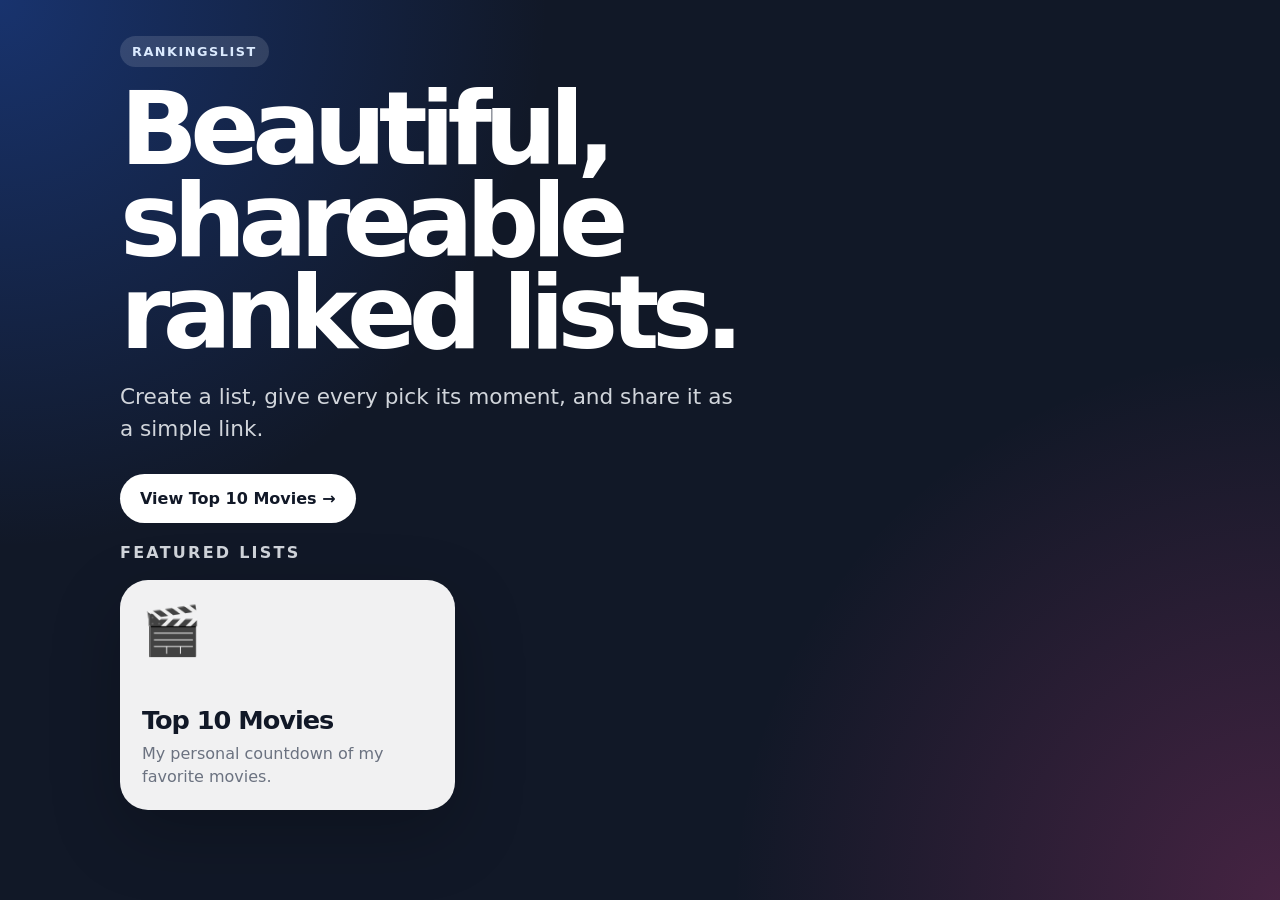
<file: index.html>
<!DOCTYPE html><html lang="en"><head><meta charset="UTF-8"/><meta name="viewport" content="width=device-width,initial-scale=1.0"/><title>RankingsList</title><link rel="stylesheet" href="./styles.css"/></head><body class="landing-body"><main class="landing-shell"><section class="hero"><div class="eyebrow">RankingsList</div><h1>Beautiful, shareable ranked lists.</h1><p>Create a list, give every pick its moment, and share it as a simple link.</p><a class="primary-link" href="./list.html?slug=top-10-movies">View Top 10 Movies →</a></section><section class="list-section"><h2>Featured Lists</h2><div class="list-grid"><a class="list-card" href="./list.html?slug=top-10-movies"><div class="list-card-preview">🎬</div><div><h3>Top 10 Movies</h3><p>My personal countdown of my favorite movies.</p></div></a></div></section></main></body></html>
</file>
<file: styles.css>
*{box-sizing:border-box}:root{--bg:#111827;--card:#f9fafb;--white:#fff;--text:#111827;--muted:#6b7280;--soft:#e5e7eb;--accent:#2563eb;--accent-dark:#1d4ed8}body{margin:0;min-height:100vh;font-family:system-ui,-apple-system,BlinkMacSystemFont,"Segoe UI",sans-serif;color:var(--text)}a{color:inherit}button,a{-webkit-tap-highlight-color:transparent}.landing-body,.viewer-body{background:radial-gradient(circle at top left,rgba(37,99,235,.36),transparent 35%),radial-gradient(circle at bottom right,rgba(236,72,153,.24),transparent 35%),var(--bg)}.landing-shell,.viewer-shell{width:min(1040px,calc(100% - 32px));margin:0 auto;padding:36px 0}.hero{min-height:52vh;display:flex;flex-direction:column;justify-content:center;color:white}.eyebrow{display:inline-flex;width:fit-content;margin-bottom:16px;padding:8px 12px;border-radius:999px;background:rgba(255,255,255,.13);color:#dbeafe;font-weight:800;font-size:.8rem;letter-spacing:.12em;text-transform:uppercase}.hero h1,.viewer-header h1{margin:0;max-width:780px;font-size:clamp(3rem,8vw,6.7rem);line-height:.9;letter-spacing:-.075em}.hero p,.viewer-header p{max-width:620px;margin:22px 0 0;color:#d1d5db;font-size:clamp(1.1rem,2vw,1.35rem);line-height:1.45}.primary-link{display:inline-flex;width:fit-content;margin-top:30px;padding:15px 20px;border-radius:999px;background:white;color:#111827;text-decoration:none;font-weight:900}.list-section{color:white;margin-top:20px}.list-section h2{margin:0 0 18px;font-size:1rem;text-transform:uppercase;letter-spacing:.14em;color:#d1d5db}.list-grid{display:grid;grid-template-columns:repeat(3,1fr);gap:18px}.list-card{min-height:230px;display:flex;flex-direction:column;justify-content:space-between;padding:22px;border-radius:28px;background:rgba(255,255,255,.94);color:var(--text);text-decoration:none;box-shadow:0 24px 70px rgba(0,0,0,.22);transition:transform .16s ease,box-shadow .16s ease}.list-card:hover{transform:translateY(-4px);box-shadow:0 30px 80px rgba(0,0,0,.3)}.list-card-preview{font-size:3rem}.list-card h3{margin:0;font-size:1.6rem;letter-spacing:-.04em}.list-card p{margin:8px 0 0;color:var(--muted);line-height:1.4}.top-nav{display:flex;justify-content:space-between;align-items:center;margin-bottom:30px;color:white}.top-nav a{text-decoration:none;font-weight:800}.top-nav button{border:1px solid rgba(255,255,255,.3);background:rgba(255,255,255,.12);color:white;font-weight:800;padding:10px 14px;border-radius:999px;cursor:pointer}.viewer-header{text-align:center;color:white;margin-bottom:24px;display:grid;justify-items:center}.rank-card{background:var(--card);border-radius:28px;overflow:hidden;box-shadow:0 30px 90px rgba(0,0,0,.35);touch-action:pan-y}.entry{animation:fadeIn .22s ease-out}.rank-banner{background:var(--white);border-bottom:1px solid var(--soft);padding:18px 24px 14px;display:flex;justify-content:flex-start;align-items:center}.rank-number{color:var(--accent);font-weight:950;font-size:2.25rem;letter-spacing:-.075em;line-height:.9;text-align:left}.image-panel{display:grid;place-items:center;padding:20px;background:linear-gradient(135deg,#eff6ff,#fdf2f8)}.poster-frame{width:min(295px,82vw);height:min(420px,55vh);border-radius:22px;overflow:hidden;box-shadow:0 24px 60px rgba(17,24,39,.28);background:linear-gradient(135deg,rgba(255,255,255,.35),transparent 40%),linear-gradient(160deg,#1f2937,#111827 52%,#4f46e5)}.poster-placeholder{width:100%;height:100%;display:grid;place-items:center;color:white;text-align:center;padding:22px;font-weight:900;letter-spacing:-.04em;font-size:2.1rem;line-height:.95}.entry-image{width:100%;height:100%;object-fit:fill;object-position:center;display:block}.content-panel{padding:26px 28px 30px}.content-panel h2{margin:0;font-size:clamp(2.25rem,8vw,4.5rem);line-height:.95;letter-spacing:-.06em}.movie-year{color:var(--muted);font-weight:800;margin-top:6px;font-size:1.06rem}.director{margin-top:12px;color:var(--muted);font-weight:700;font-size:.98rem}.quote{margin:22px 0 16px;padding:0;border:0;color:#9ca3af;font-size:clamp(1.18rem,4.3vw,1.45rem);line-height:1.3;font-style:italic;font-weight:500}.comment{margin:0;font-size:clamp(1.02rem,3.8vw,1.18rem);line-height:1.46;color:#1f2937}.special-slide{padding:34px 30px 38px;min-height:min(680px,70vh);display:flex;flex-direction:column;justify-content:center}.special-slide h2{margin:0;font-size:clamp(2.7rem,10vw,5.5rem);line-height:.9;letter-spacing:-.075em}.special-subtitle{margin:14px 0 26px;color:var(--muted);font-size:1.1rem;font-weight:700}.stat-list,.mentions-list{list-style:none;padding:0;margin:0;display:grid;gap:14px}.stat-list li,.mentions-list li{background:white;border:1px solid var(--soft);border-radius:18px;padding:15px 16px;font-size:1.02rem;line-height:1.35}.mentions-list strong{display:block;font-size:1.2rem;letter-spacing:-.035em}.mentions-list span{display:block;margin-top:3px;color:var(--muted);font-style:italic}.controls{display:flex;justify-content:space-between;align-items:center;padding:18px 24px 24px;background:var(--white);border-top:1px solid var(--soft)}.controls button{border:0;background:var(--accent);color:white;font-weight:900;padding:13px 18px;border-radius:999px;cursor:pointer;font-size:.95rem}.controls button:hover{background:var(--accent-dark)}.controls button:disabled{opacity:.35;cursor:not-allowed}.dots{display:flex;gap:8px;flex-wrap:wrap;justify-content:center}.dot{width:9px;height:9px;border-radius:999px;background:#d1d5db}.dot.active{background:var(--accent)}.error-card{background:white;border-radius:28px;padding:36px;text-align:center}@keyframes fadeIn{from{opacity:0;transform:translateX(10px)}to{opacity:1;transform:translateX(0)}}@media (min-width:821px){.movie-slide{display:grid;grid-template-columns:.85fr 1.15fr}.movie-slide .rank-banner{grid-column:1/-1}.image-panel{min-height:460px}.poster-frame{width:min(320px,34vw);height:450px}.content-panel{display:flex;flex-direction:column;justify-content:center;padding:42px}}@media (max-width:820px){.landing-shell,.viewer-shell{width:min(100% - 24px,1040px);padding:24px 0}.list-grid{grid-template-columns:1fr}.hero h1,.viewer-header h1{font-size:clamp(3rem,14vw,4.4rem)}.viewer-header{margin-bottom:18px}.rank-banner{padding:16px 22px 12px}.rank-number{font-size:2.45rem}.image-panel{padding:16px 18px}.poster-frame{width:min(270px,76vw);height:min(365px,43vh)}.content-panel{padding:24px 26px 28px}.special-slide{padding:30px 24px 34px;min-height:min(680px,72vh)}.controls{justify-content:center;padding:16px 24px 18px}.controls button{display:none}.dots{display:flex;max-width:220px}}
</file>
